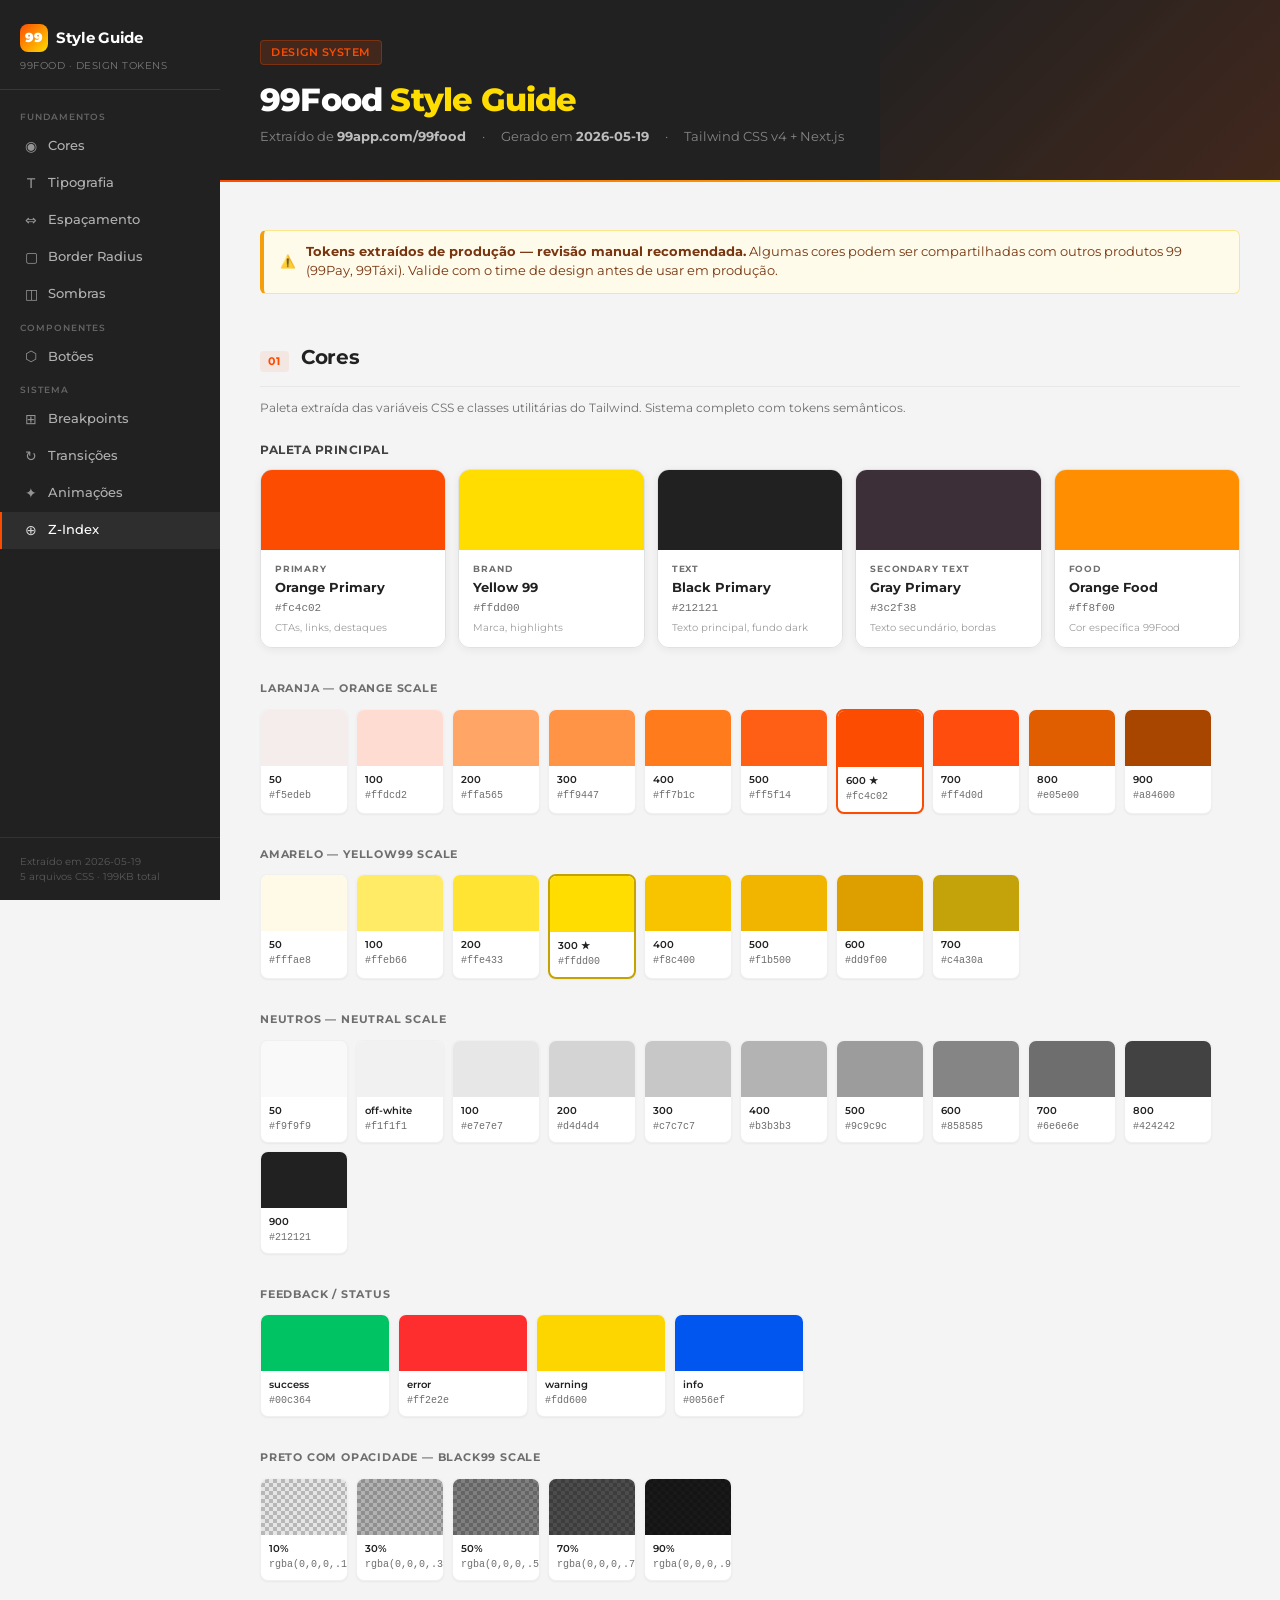
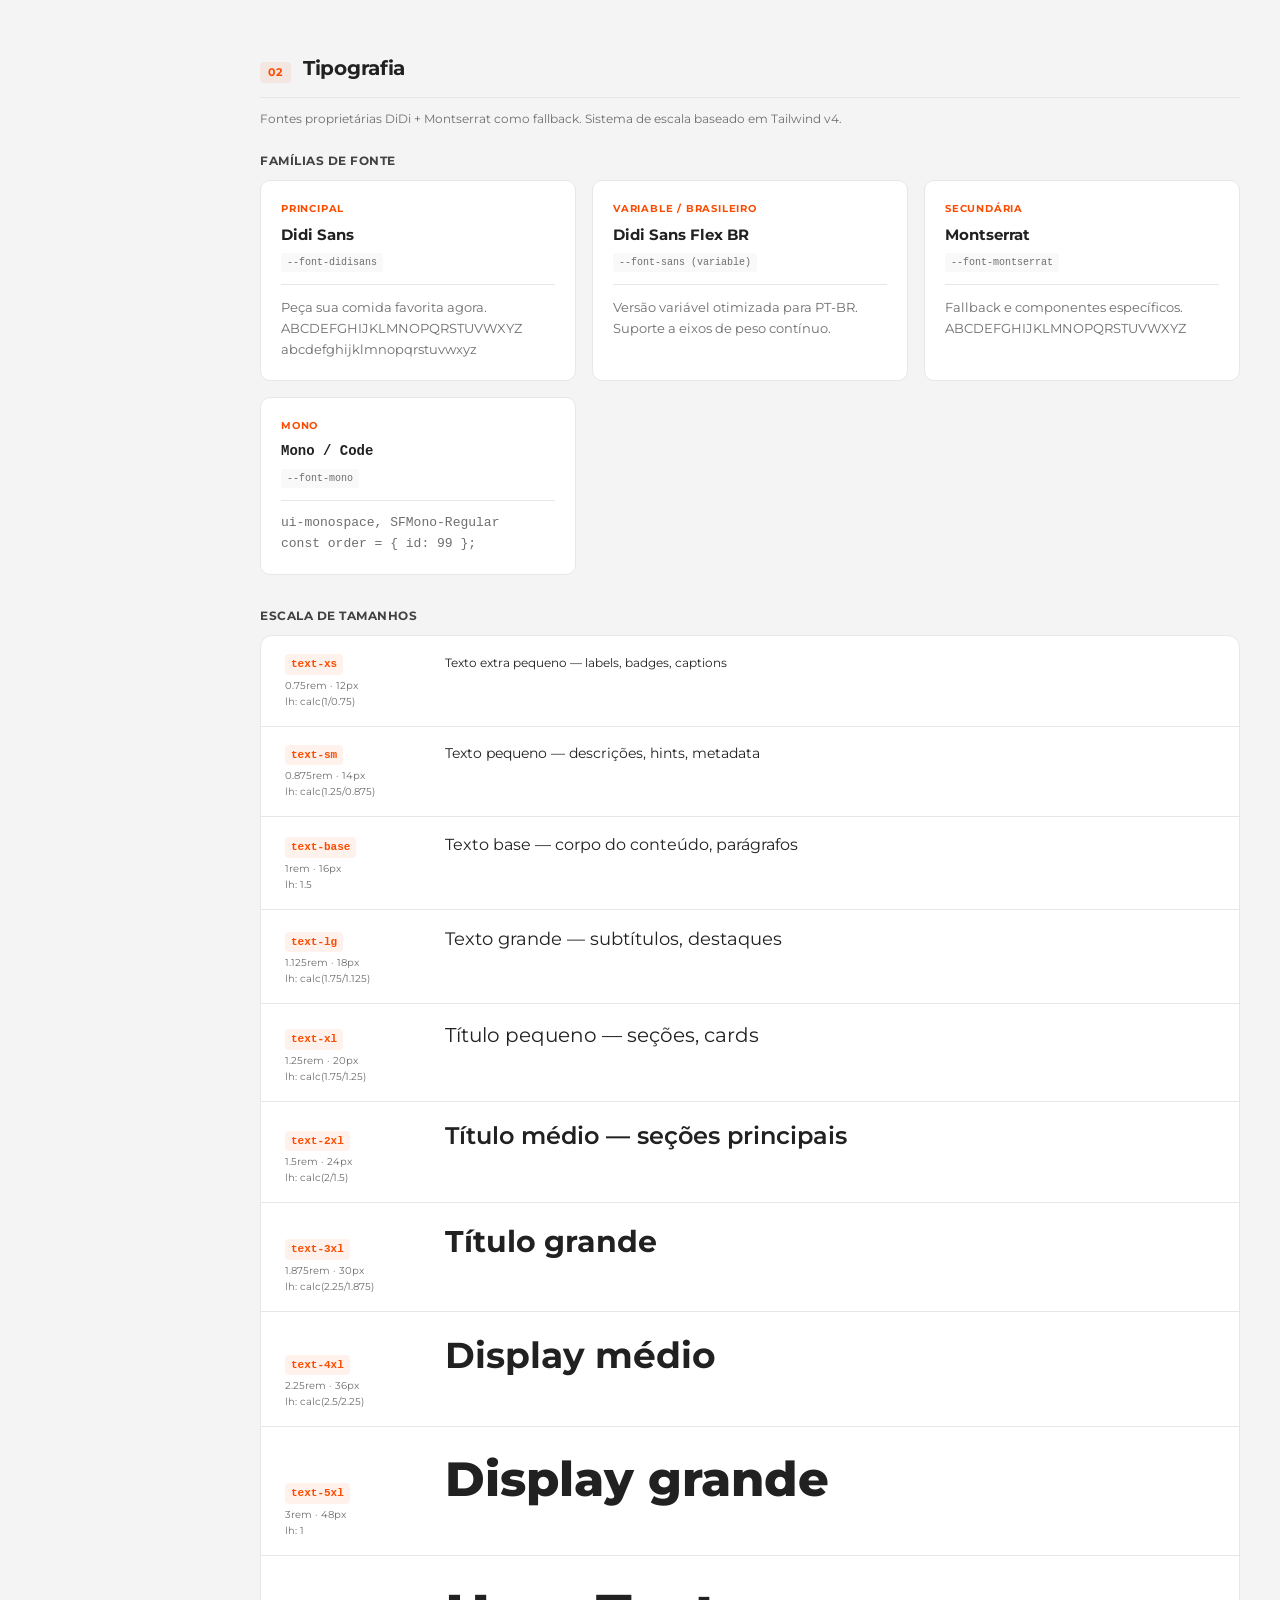
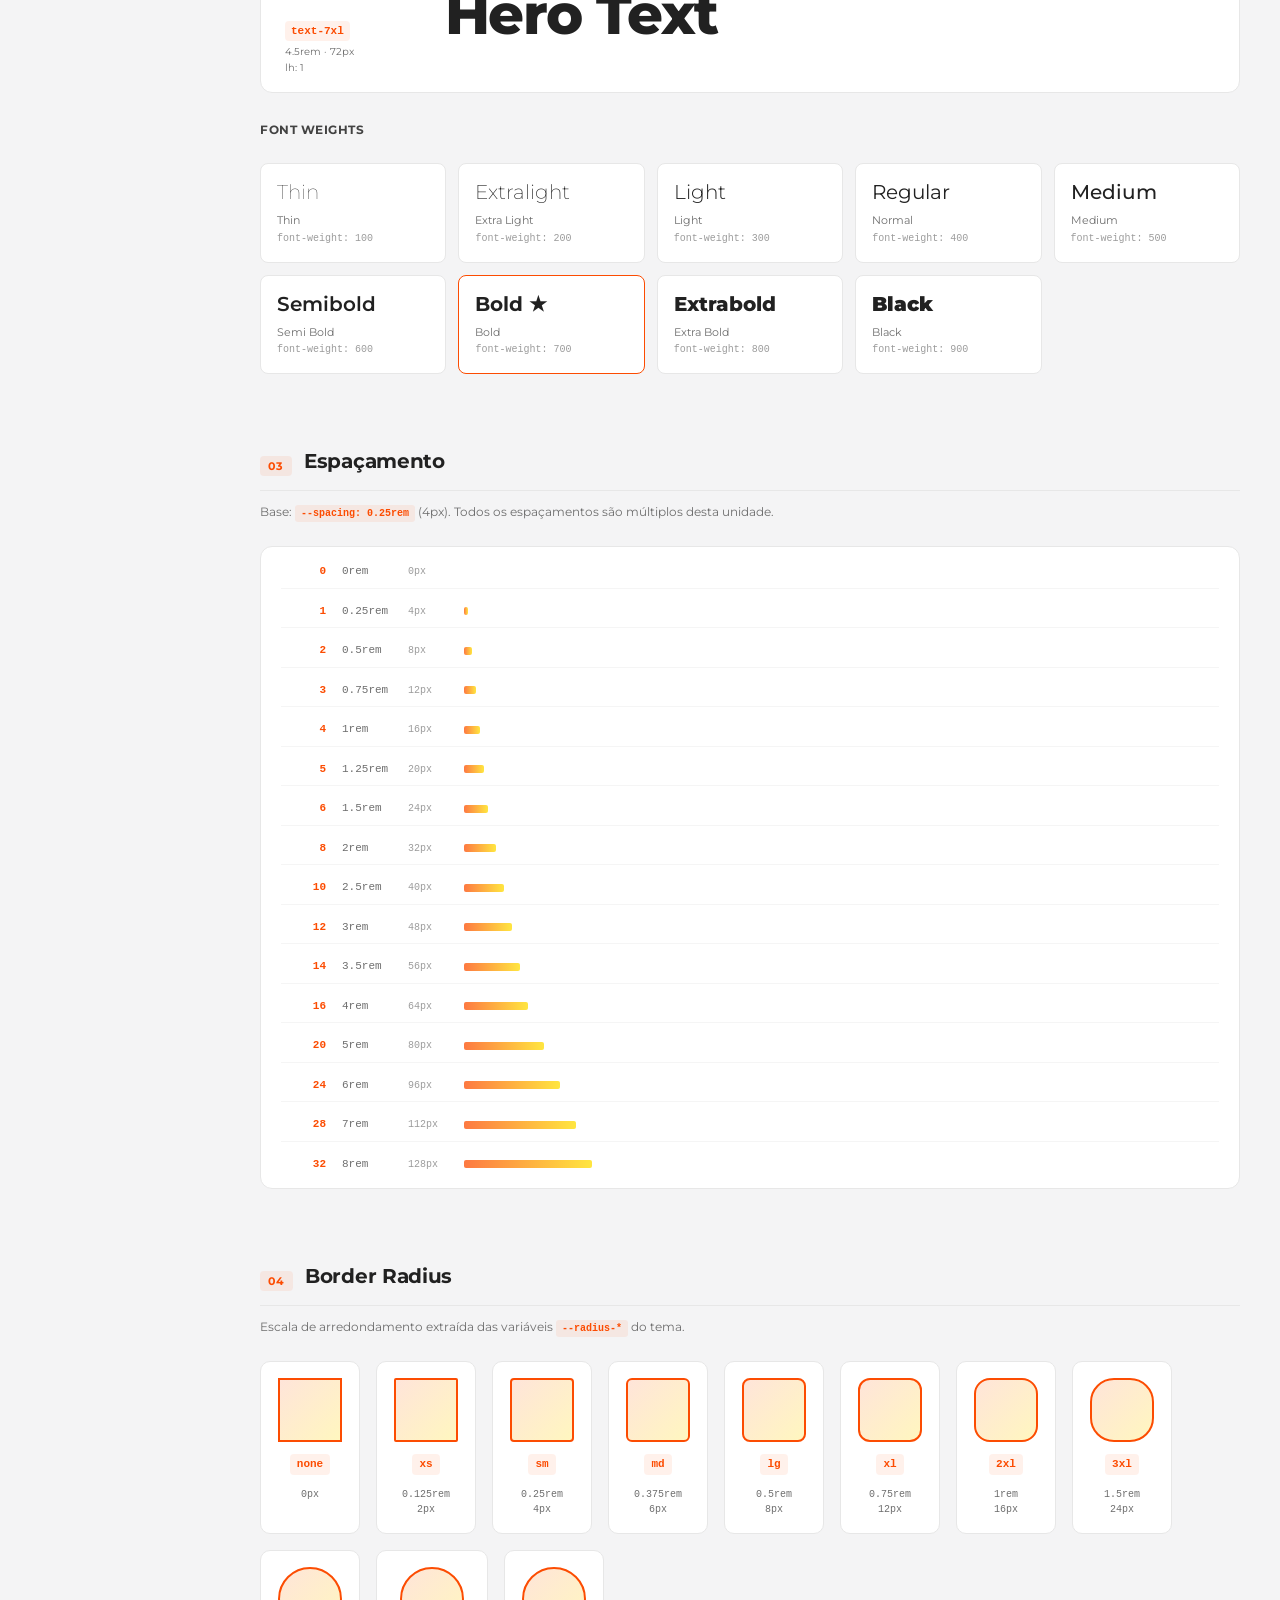
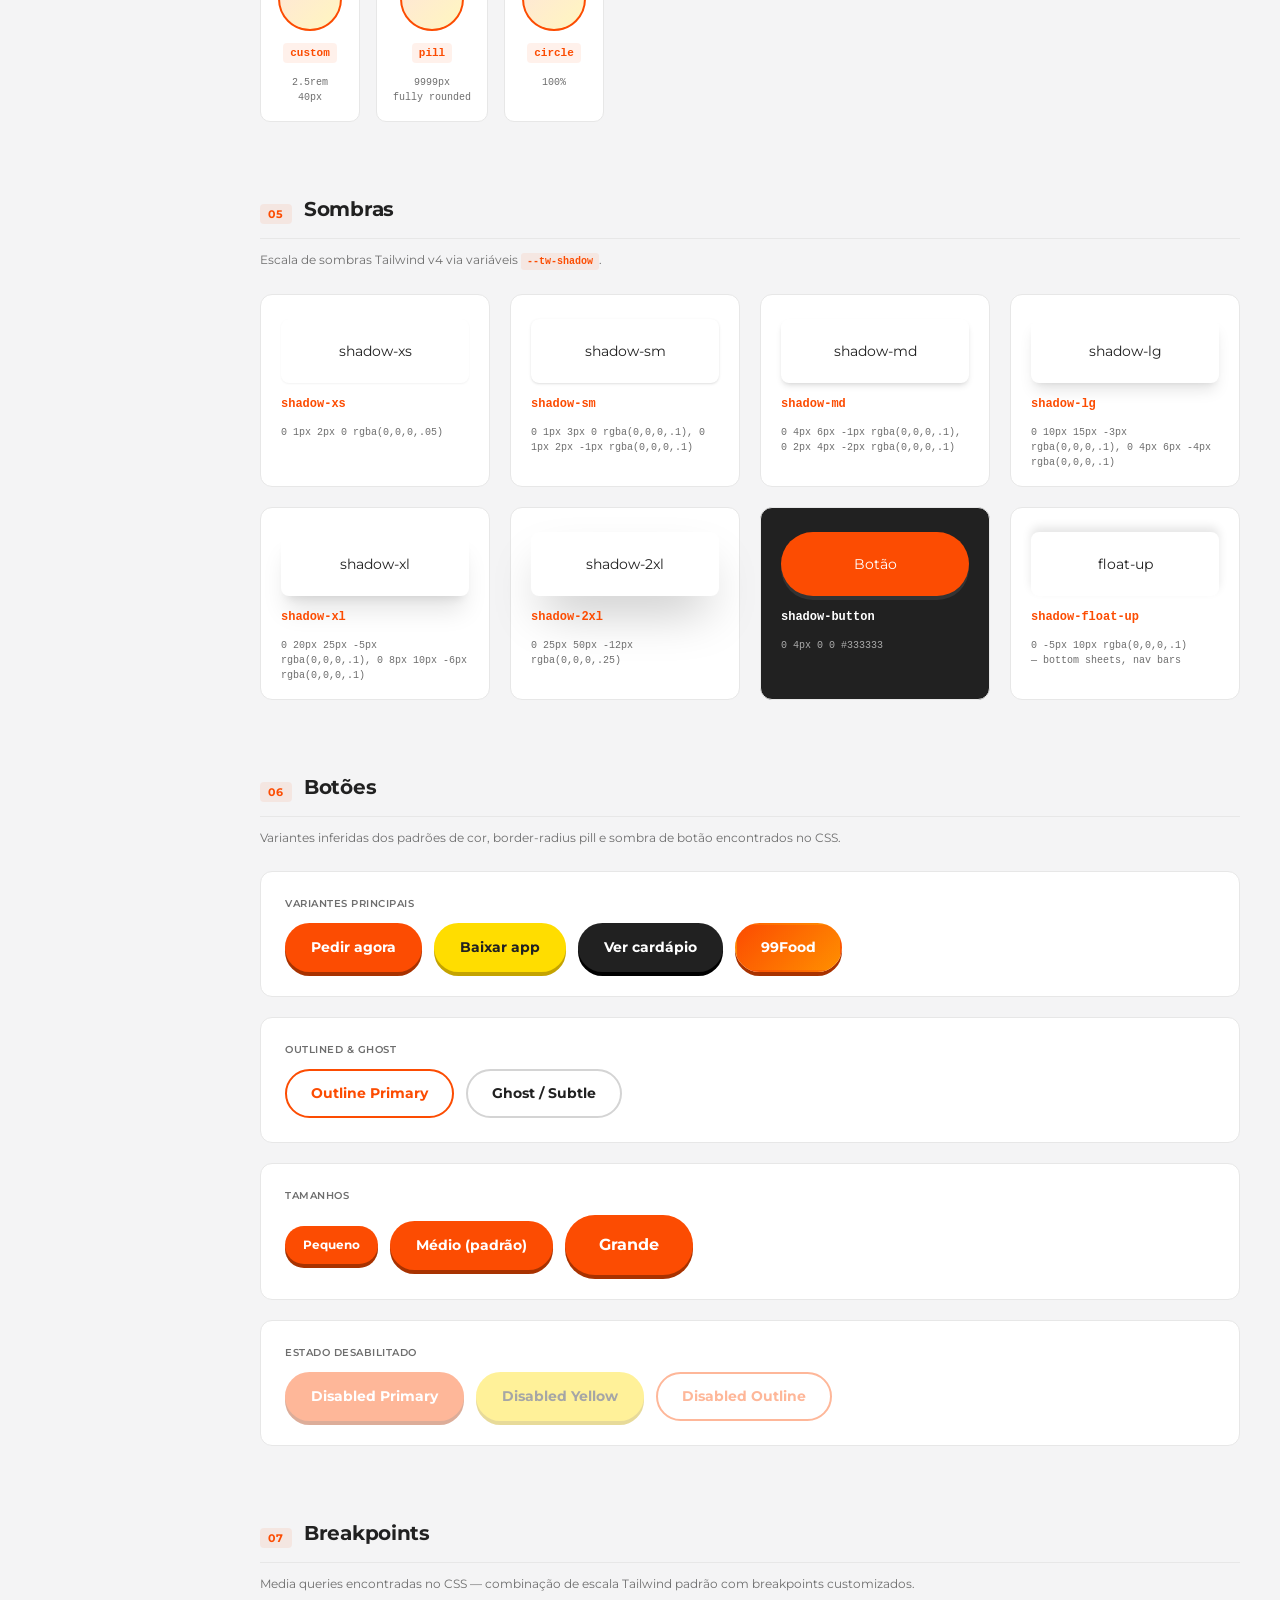
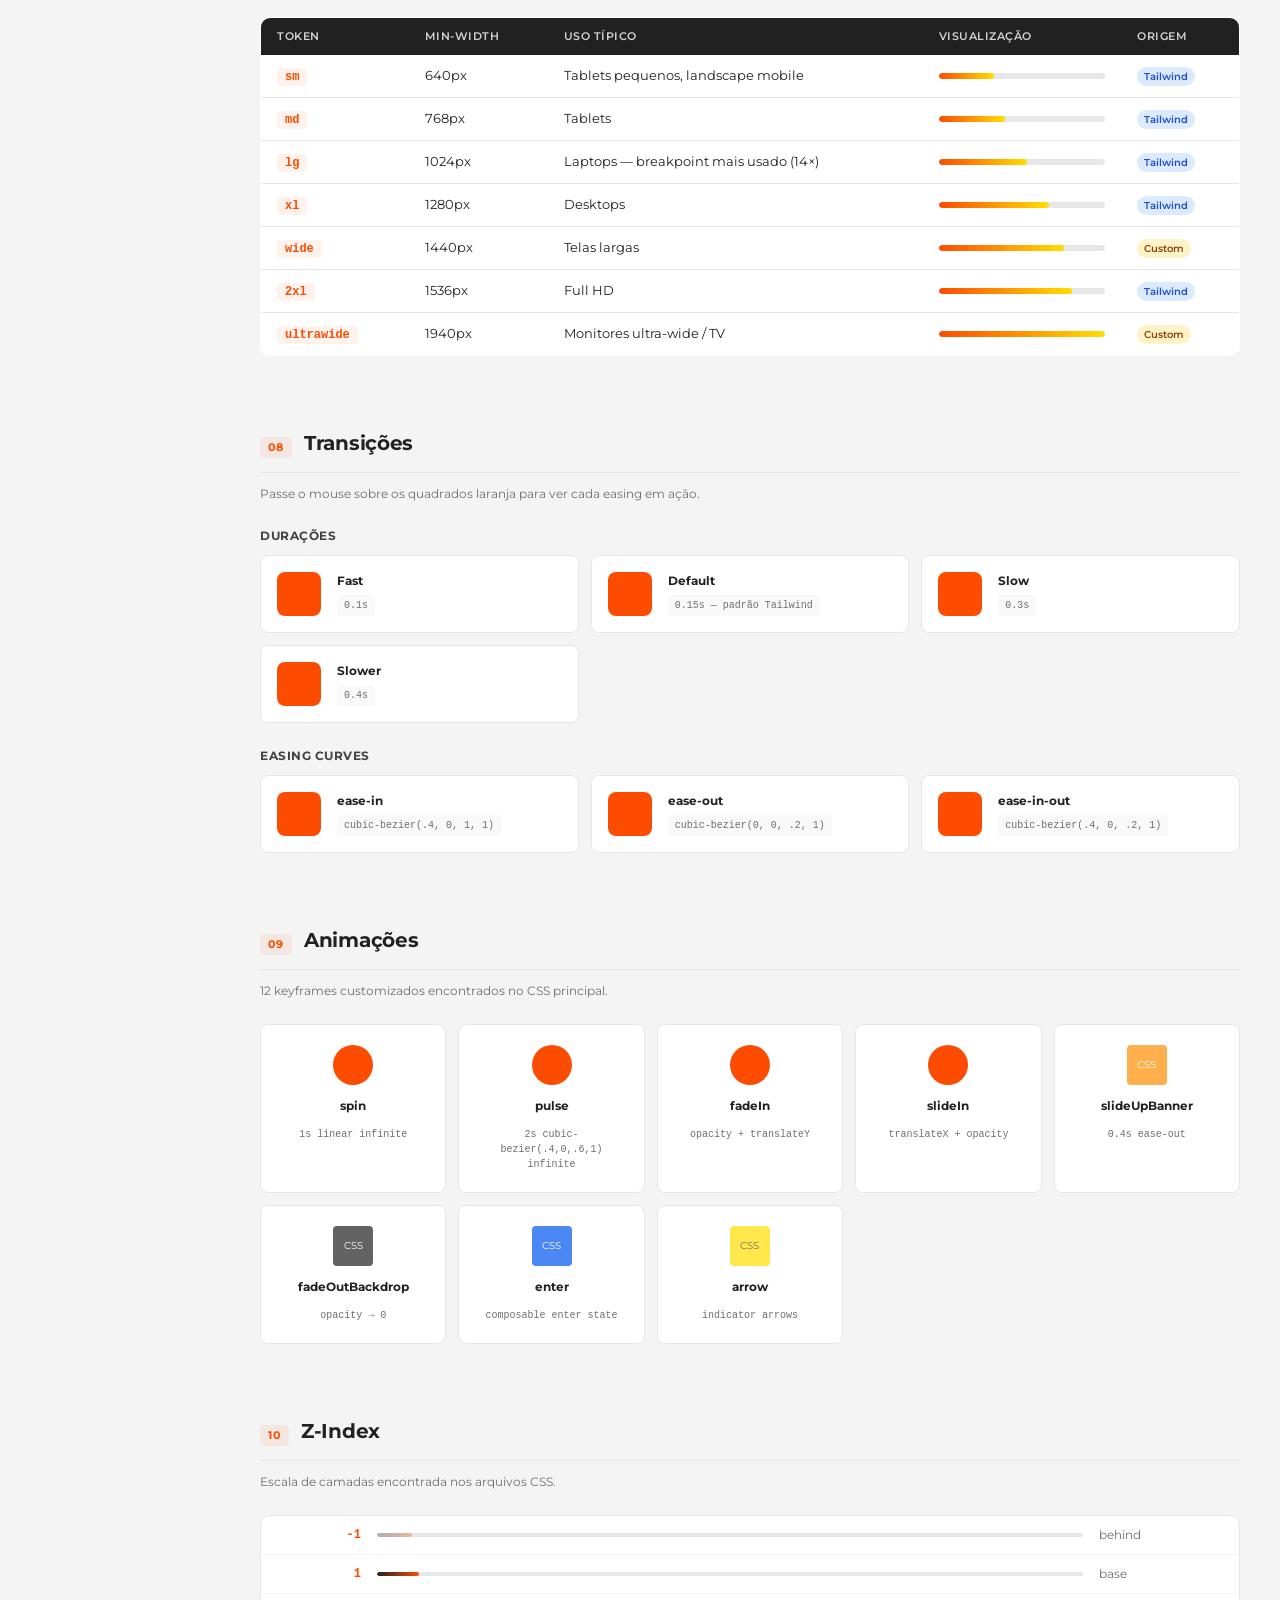
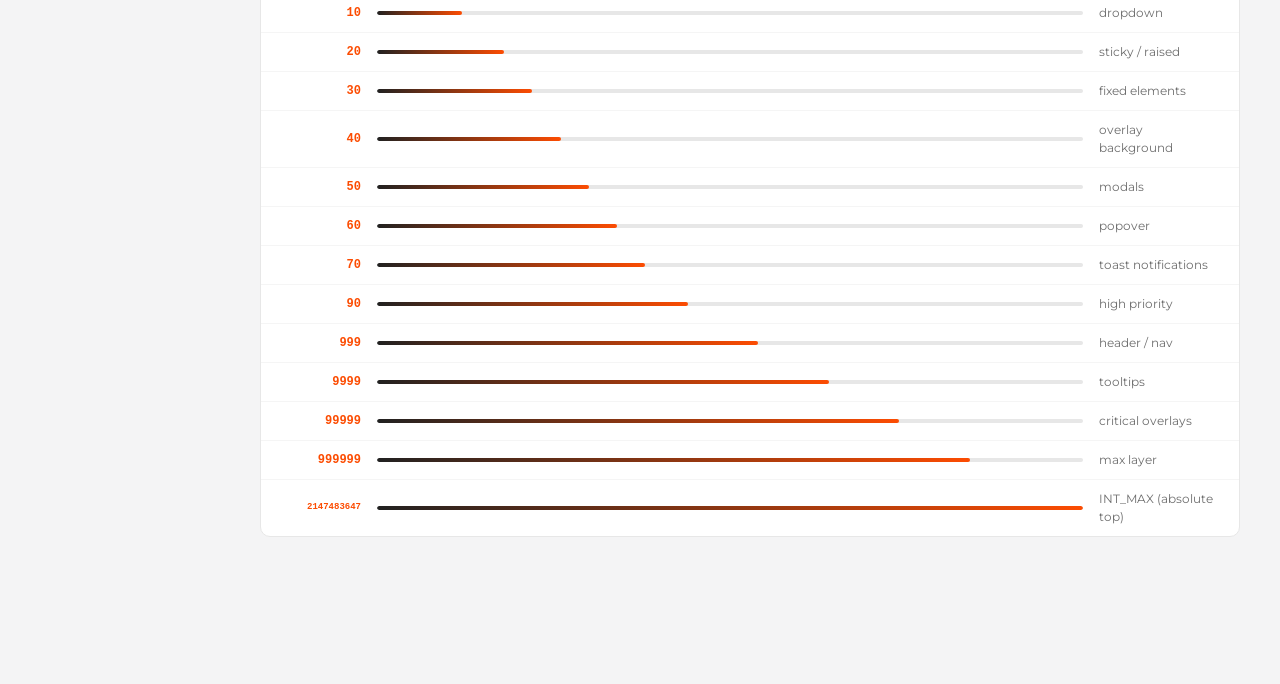
<file: 99food-styleguide.html>
<!DOCTYPE html>
<html lang="pt-BR">
<head>
<meta charset="UTF-8">
<meta name="viewport" content="width=device-width, initial-scale=1.0">
<title>99Food — Style Guide</title>
<style>
@import url('https://fonts.googleapis.com/css2?family=Montserrat:wght@300;400;500;600;700;800;900&display=swap');

/* ─── Reset & Base ─────────────────────────────────────────── */
*, *::before, *::after { box-sizing: border-box; margin: 0; padding: 0; }

:root {
  --orange-primary:   #fc4c02;
  --yellow-primary:   #ffdd00;
  --black-primary:    #212121;
  --gray-primary:     #3c2f38;
  --orange-food:      #ff8f00;
  --white:            #ffffff;
  --off-white:        #f9f9f9;
  --neutral-100:      #e7e7e7;
  --neutral-200:      #d4d4d4;
  --neutral-500:      #9c9c9c;
  --neutral-700:      #6e6e6e;
  --neutral-800:      #424242;

  --font-primary: 'Didi Sans', 'Montserrat', -apple-system, BlinkMacSystemFont, 'Segoe UI', sans-serif;
  --font-secondary: 'Montserrat', sans-serif;

  --sidebar-w: 220px;
  --content-max: 1100px;
}

html { scroll-behavior: smooth; }

body {
  font-family: var(--font-secondary);
  background: #f4f4f5;
  color: var(--black-primary);
  line-height: 1.5;
  font-size: 14px;
}

/* ─── Layout ──────────────────────────────────────────────── */
.layout {
  display: flex;
  min-height: 100vh;
}

/* ─── Sidebar ─────────────────────────────────────────────── */
.sidebar {
  width: var(--sidebar-w);
  background: var(--black-primary);
  color: #fff;
  position: sticky;
  top: 0;
  height: 100vh;
  overflow-y: auto;
  flex-shrink: 0;
  display: flex;
  flex-direction: column;
}

.sidebar-logo {
  padding: 24px 20px 16px;
  border-bottom: 1px solid rgba(255,255,255,0.1);
}

.sidebar-logo-badge {
  display: inline-flex;
  align-items: center;
  gap: 8px;
  font-weight: 700;
  font-size: 15px;
  letter-spacing: -0.3px;
}

.badge-dot {
  width: 28px;
  height: 28px;
  border-radius: 8px;
  background: linear-gradient(135deg, var(--orange-primary), var(--yellow-primary));
  display: inline-flex;
  align-items: center;
  justify-content: center;
  font-size: 13px;
  font-weight: 900;
  color: #fff;
  flex-shrink: 0;
}

.sidebar-subtitle {
  font-size: 10px;
  color: rgba(255,255,255,0.4);
  margin-top: 6px;
  letter-spacing: 0.5px;
  text-transform: uppercase;
}

.sidebar-nav {
  padding: 12px 0;
  flex: 1;
}

.nav-section {
  padding: 8px 20px 4px;
  font-size: 9px;
  letter-spacing: 1px;
  text-transform: uppercase;
  color: rgba(255,255,255,0.3);
  font-weight: 600;
}

.nav-link {
  display: flex;
  align-items: center;
  gap: 8px;
  padding: 8px 20px;
  color: rgba(255,255,255,0.65);
  text-decoration: none;
  font-size: 13px;
  font-weight: 500;
  transition: all 0.15s;
  border-left: 2px solid transparent;
}

.nav-link:hover {
  color: #fff;
  background: rgba(255,255,255,0.06);
  border-left-color: var(--orange-primary);
}

.nav-link .icon {
  font-size: 14px;
  width: 18px;
  text-align: center;
  opacity: 0.8;
}

.sidebar-footer {
  padding: 16px 20px;
  border-top: 1px solid rgba(255,255,255,0.08);
  font-size: 10px;
  color: rgba(255,255,255,0.25);
}

/* ─── Main Content ────────────────────────────────────────── */
.main {
  flex: 1;
  min-width: 0;
  padding: 0 40px 80px;
  max-width: var(--content-max);
}

/* ─── Header ──────────────────────────────────────────────── */
.page-header {
  background: var(--black-primary);
  margin: 0 -40px 48px;
  padding: 40px 40px 36px;
  position: relative;
  overflow: hidden;
}

.page-header::before {
  content: '';
  position: absolute;
  top: 0; right: 0; bottom: 0;
  width: 400px;
  background: linear-gradient(135deg, transparent, rgba(252,76,2,0.15));
}

.page-header::after {
  content: '';
  position: absolute;
  bottom: -1px; left: 0; right: 0;
  height: 3px;
  background: linear-gradient(to right, var(--orange-primary), var(--yellow-primary));
}

.header-tag {
  display: inline-block;
  background: rgba(252,76,2,0.15);
  color: var(--orange-primary);
  border: 1px solid rgba(252,76,2,0.3);
  padding: 3px 10px;
  border-radius: 4px;
  font-size: 11px;
  font-weight: 600;
  letter-spacing: 0.5px;
  text-transform: uppercase;
  margin-bottom: 16px;
}

.header-title {
  font-size: 32px;
  font-weight: 800;
  color: #fff;
  letter-spacing: -0.8px;
  line-height: 1.2;
  margin-bottom: 8px;
}

.header-title span {
  color: var(--yellow-primary);
}

.header-meta {
  color: rgba(255,255,255,0.45);
  font-size: 13px;
  display: flex;
  align-items: center;
  gap: 16px;
  flex-wrap: wrap;
}

.header-meta strong {
  color: rgba(255,255,255,0.7);
}

.warning-banner {
  background: #fffbeb;
  border: 1px solid #fde68a;
  border-left: 4px solid #f59e0b;
  border-radius: 6px;
  padding: 12px 16px;
  font-size: 12.5px;
  color: #78350f;
  margin-bottom: 48px;
  display: flex;
  align-items: center;
  gap: 10px;
}

/* ─── Section ─────────────────────────────────────────────── */
.section {
  margin-bottom: 72px;
  scroll-margin-top: 24px;
}

.section-header {
  display: flex;
  align-items: flex-end;
  gap: 12px;
  margin-bottom: 28px;
  padding-bottom: 14px;
  border-bottom: 1px solid var(--neutral-100);
}

.section-number {
  font-size: 11px;
  font-weight: 700;
  color: var(--orange-primary);
  letter-spacing: 1px;
  text-transform: uppercase;
  padding: 2px 8px;
  background: rgba(252,76,2,0.08);
  border-radius: 4px;
}

.section-title {
  font-size: 20px;
  font-weight: 700;
  color: var(--black-primary);
  letter-spacing: -0.3px;
}

.section-desc {
  font-size: 12px;
  color: var(--neutral-700);
  margin-bottom: 24px;
  margin-top: -16px;
}

/* ─── Color Tokens ────────────────────────────────────────── */
.color-group {
  margin-bottom: 32px;
}

.color-group-label {
  font-size: 11px;
  font-weight: 700;
  text-transform: uppercase;
  letter-spacing: 0.8px;
  color: var(--neutral-700);
  margin-bottom: 12px;
}

.color-row {
  display: flex;
  gap: 8px;
  flex-wrap: wrap;
}

.color-swatch {
  display: flex;
  flex-direction: column;
  width: 88px;
  border-radius: 8px;
  overflow: hidden;
  border: 1px solid rgba(0,0,0,0.06);
  background: #fff;
  box-shadow: 0 1px 2px rgba(0,0,0,0.05);
}

.color-swatch.wide {
  width: 130px;
}

.swatch-preview {
  height: 56px;
  width: 100%;
  position: relative;
}

.swatch-preview.checkered {
  background-image:
    linear-gradient(45deg, #ccc 25%, transparent 25%),
    linear-gradient(-45deg, #ccc 25%, transparent 25%),
    linear-gradient(45deg, transparent 75%, #ccc 75%),
    linear-gradient(-45deg, transparent 75%, #ccc 75%);
  background-size: 8px 8px;
  background-position: 0 0, 0 4px, 4px -4px, -4px 0px;
}

.swatch-preview .color-fill {
  position: absolute;
  inset: 0;
}

.swatch-info {
  padding: 7px 8px 8px;
}

.swatch-name {
  font-size: 10px;
  font-weight: 600;
  color: var(--black-primary);
  line-height: 1.3;
  word-break: break-word;
}

.swatch-hex {
  font-size: 10px;
  color: var(--neutral-700);
  margin-top: 2px;
  font-family: ui-monospace, monospace;
}

.color-featured {
  display: flex;
  gap: 12px;
  flex-wrap: wrap;
  margin-bottom: 32px;
}

.color-featured-card {
  flex: 1;
  min-width: 160px;
  max-width: 220px;
  border-radius: 12px;
  overflow: hidden;
  border: 1px solid rgba(0,0,0,0.08);
  box-shadow: 0 2px 8px rgba(0,0,0,0.06);
}

.featured-preview {
  height: 80px;
}

.featured-info {
  background: #fff;
  padding: 12px 14px;
}

.featured-role {
  font-size: 9px;
  font-weight: 700;
  letter-spacing: 0.8px;
  text-transform: uppercase;
  color: var(--neutral-700);
  margin-bottom: 3px;
}

.featured-name {
  font-size: 13px;
  font-weight: 700;
  color: var(--black-primary);
  margin-bottom: 2px;
}

.featured-hex {
  font-family: ui-monospace, monospace;
  font-size: 11px;
  color: var(--neutral-700);
}

.featured-usage {
  font-size: 10px;
  color: var(--neutral-500);
  margin-top: 4px;
}

/* ─── Typography ──────────────────────────────────────────── */
.type-scale {
  background: #fff;
  border-radius: 12px;
  border: 1px solid var(--neutral-100);
  overflow: hidden;
}

.type-row {
  display: flex;
  align-items: baseline;
  gap: 20px;
  padding: 16px 24px;
  border-bottom: 1px solid var(--neutral-100);
  transition: background 0.1s;
}

.type-row:last-child { border-bottom: none; }
.type-row:hover { background: #fafafa; }

.type-meta {
  width: 140px;
  flex-shrink: 0;
}

.type-token {
  font-family: ui-monospace, monospace;
  font-size: 11px;
  font-weight: 600;
  color: var(--orange-primary);
  background: rgba(252,76,2,0.08);
  padding: 2px 6px;
  border-radius: 4px;
  display: inline-block;
  margin-bottom: 3px;
}

.type-specs {
  font-size: 10px;
  color: var(--neutral-700);
  line-height: 1.6;
}

.type-sample {
  flex: 1;
  color: var(--black-primary);
  word-break: break-word;
  font-family: 'Didi Sans', 'Montserrat', sans-serif;
}

.weight-grid {
  display: grid;
  grid-template-columns: repeat(auto-fill, minmax(160px, 1fr));
  gap: 12px;
  margin-top: 24px;
}

.weight-card {
  background: #fff;
  border-radius: 8px;
  border: 1px solid var(--neutral-100);
  padding: 16px;
}

.weight-sample {
  font-size: 20px;
  color: var(--black-primary);
  font-family: var(--font-secondary);
  margin-bottom: 8px;
  line-height: 1.2;
}

.weight-label {
  font-size: 11px;
  color: var(--neutral-700);
}

.weight-value {
  font-family: ui-monospace, monospace;
  font-size: 10px;
  color: var(--neutral-500);
  margin-top: 2px;
}

.font-cards {
  display: grid;
  grid-template-columns: repeat(auto-fill, minmax(240px, 1fr));
  gap: 16px;
  margin-bottom: 32px;
}

.font-card {
  background: #fff;
  border-radius: 10px;
  border: 1px solid var(--neutral-100);
  padding: 20px;
}

.font-role {
  font-size: 10px;
  font-weight: 700;
  letter-spacing: 0.8px;
  text-transform: uppercase;
  color: var(--orange-primary);
  margin-bottom: 8px;
}

.font-name {
  font-size: 15px;
  font-weight: 700;
  color: var(--black-primary);
  margin-bottom: 4px;
}

.font-token {
  font-family: ui-monospace, monospace;
  font-size: 10px;
  color: var(--neutral-700);
  background: var(--off-white);
  padding: 2px 6px;
  border-radius: 3px;
  display: inline-block;
  margin-bottom: 12px;
}

.font-sample {
  font-size: 13px;
  color: var(--neutral-700);
  line-height: 1.6;
  border-top: 1px solid var(--neutral-100);
  padding-top: 12px;
}

/* ─── Spacing ─────────────────────────────────────────────── */
.spacing-grid {
  display: flex;
  flex-direction: column;
  gap: 6px;
  background: #fff;
  border-radius: 12px;
  border: 1px solid var(--neutral-100);
  padding: 8px 20px;
  overflow: hidden;
}

.spacing-row {
  display: flex;
  align-items: center;
  gap: 16px;
  padding: 8px 0;
  border-bottom: 1px solid #f5f5f5;
}

.spacing-row:last-child { border-bottom: none; }

.spacing-token {
  font-family: ui-monospace, monospace;
  font-size: 11px;
  color: var(--orange-primary);
  font-weight: 600;
  width: 45px;
  flex-shrink: 0;
  text-align: right;
}

.spacing-value {
  font-size: 11px;
  color: var(--neutral-700);
  width: 50px;
  flex-shrink: 0;
  font-family: ui-monospace, monospace;
}

.spacing-px {
  font-size: 10px;
  color: var(--neutral-500);
  width: 40px;
  flex-shrink: 0;
  font-family: ui-monospace, monospace;
}

.spacing-bar {
  height: 8px;
  background: linear-gradient(to right, var(--orange-primary), var(--yellow-primary));
  border-radius: 2px;
  opacity: 0.75;
  flex-shrink: 0;
}

/* ─── Border Radius ───────────────────────────────────────── */
.radius-grid {
  display: flex;
  gap: 16px;
  flex-wrap: wrap;
}

.radius-card {
  background: #fff;
  border: 1px solid var(--neutral-100);
  border-radius: 10px;
  padding: 16px;
  display: flex;
  flex-direction: column;
  align-items: center;
  gap: 12px;
  min-width: 100px;
}

.radius-preview {
  width: 64px;
  height: 64px;
  background: linear-gradient(135deg, rgba(252,76,2,0.15), rgba(255,221,0,0.25));
  border: 2px solid var(--orange-primary);
}

.radius-token {
  font-family: ui-monospace, monospace;
  font-size: 11px;
  font-weight: 600;
  color: var(--orange-primary);
  background: rgba(252,76,2,0.08);
  padding: 2px 7px;
  border-radius: 4px;
}

.radius-value {
  font-size: 10px;
  color: var(--neutral-700);
  font-family: ui-monospace, monospace;
  text-align: center;
}

/* ─── Shadows ─────────────────────────────────────────────── */
.shadow-grid {
  display: grid;
  grid-template-columns: repeat(auto-fill, minmax(200px, 1fr));
  gap: 20px;
}

.shadow-card {
  background: #fff;
  border-radius: 12px;
  border: 1px solid var(--neutral-100);
  padding: 24px 20px 16px;
  display: flex;
  flex-direction: column;
  gap: 12px;
}

.shadow-card-inner {
  background: #fff;
  border-radius: 8px;
  height: 64px;
  display: flex;
  align-items: center;
  justify-content: center;
}

.shadow-label {
  font-family: ui-monospace, monospace;
  font-size: 12px;
  font-weight: 600;
  color: var(--orange-primary);
}

.shadow-value {
  font-size: 10px;
  color: var(--neutral-700);
  font-family: ui-monospace, monospace;
  line-height: 1.5;
  word-break: break-word;
}

/* ─── Buttons ─────────────────────────────────────────────── */
.button-group {
  display: flex;
  flex-wrap: wrap;
  gap: 12px;
  align-items: center;
  padding: 24px;
  background: #fff;
  border-radius: 12px;
  border: 1px solid var(--neutral-100);
  margin-bottom: 20px;
}

.btn {
  display: inline-flex;
  align-items: center;
  gap: 8px;
  padding: 12px 24px;
  border-radius: 9999px;
  font-family: var(--font-secondary);
  font-size: 14px;
  font-weight: 700;
  border: 2px solid transparent;
  cursor: pointer;
  transition: all 0.15s;
  text-decoration: none;
  white-space: nowrap;
}

.btn-primary {
  background: var(--orange-primary);
  color: #fff;
  box-shadow: 0 4px 0 0 #a83200;
}

.btn-primary:hover {
  background: #e04300;
  transform: translateY(-1px);
  box-shadow: 0 5px 0 0 #a83200;
}

.btn-yellow {
  background: var(--yellow-primary);
  color: var(--black-primary);
  box-shadow: 0 4px 0 0 #c4a300;
}

.btn-yellow:hover {
  background: #edd700;
  transform: translateY(-1px);
}

.btn-black {
  background: var(--black-primary);
  color: #fff;
  box-shadow: 0 4px 0 0 #000;
}

.btn-black:hover {
  background: #333;
  transform: translateY(-1px);
}

.btn-outline {
  background: transparent;
  color: var(--orange-primary);
  border-color: var(--orange-primary);
}

.btn-outline:hover {
  background: rgba(252,76,2,0.06);
}

.btn-ghost {
  background: transparent;
  color: var(--black-primary);
  border-color: var(--neutral-200);
}

.btn-ghost:hover {
  background: var(--off-white);
  border-color: var(--neutral-400, #b3b3b3);
}

.btn-sm { padding: 8px 16px; font-size: 12px; }
.btn-lg { padding: 16px 32px; font-size: 16px; }

.btn-food {
  background: linear-gradient(135deg, var(--orange-primary), #ff8f00);
  color: #fff;
  box-shadow: 0 4px 0 0 #a83200;
}

.btn-disabled {
  opacity: 0.4;
  cursor: not-allowed;
  pointer-events: none;
}

.variant-label {
  font-size: 10px;
  font-weight: 600;
  color: var(--neutral-700);
  text-transform: uppercase;
  letter-spacing: 0.5px;
  flex-basis: 100%;
  margin-top: 8px;
}

.variant-label:first-child { margin-top: 0; }

/* ─── Breakpoints ─────────────────────────────────────────── */
.bp-table {
  width: 100%;
  border-collapse: collapse;
  background: #fff;
  border-radius: 10px;
  overflow: hidden;
  border: 1px solid var(--neutral-100);
  font-size: 13px;
}

.bp-table th {
  background: var(--black-primary);
  color: rgba(255,255,255,0.8);
  padding: 10px 16px;
  text-align: left;
  font-size: 11px;
  font-weight: 600;
  letter-spacing: 0.5px;
  text-transform: uppercase;
}

.bp-table td {
  padding: 11px 16px;
  border-bottom: 1px solid var(--neutral-100);
  vertical-align: middle;
}

.bp-table tr:last-child td { border-bottom: none; }
.bp-table tr:hover td { background: #fafafa; }

.bp-token {
  font-family: ui-monospace, monospace;
  font-size: 12px;
  font-weight: 700;
  color: var(--orange-primary);
  background: rgba(252,76,2,0.08);
  padding: 2px 8px;
  border-radius: 4px;
}

.bp-bar-wrap {
  background: var(--neutral-100);
  border-radius: 4px;
  height: 6px;
  overflow: hidden;
  min-width: 120px;
}

.bp-bar {
  height: 100%;
  background: linear-gradient(to right, var(--orange-primary), var(--yellow-primary));
  border-radius: 4px;
}

.bp-badge {
  display: inline-block;
  font-size: 10px;
  font-weight: 600;
  padding: 2px 7px;
  border-radius: 10px;
}

.bp-badge.tailwind { background: #dbeafe; color: #1d4ed8; }
.bp-badge.custom { background: #fef3c7; color: #92400e; }

/* ─── Transitions ─────────────────────────────────────────── */
.transition-grid {
  display: grid;
  grid-template-columns: repeat(auto-fill, minmax(280px, 1fr));
  gap: 12px;
}

.transition-card {
  background: #fff;
  border-radius: 8px;
  border: 1px solid var(--neutral-100);
  padding: 16px;
  display: flex;
  align-items: center;
  gap: 16px;
}

.transition-demo {
  width: 44px;
  height: 44px;
  background: var(--orange-primary);
  border-radius: 8px;
  flex-shrink: 0;
  cursor: pointer;
}

.transition-demo:hover {
  transform: scale(1.15) rotate(6deg);
}

.transition-info { flex: 1; }

.transition-name {
  font-size: 12px;
  font-weight: 700;
  color: var(--black-primary);
  margin-bottom: 2px;
}

.transition-value {
  font-family: ui-monospace, monospace;
  font-size: 10px;
  color: var(--neutral-700);
  background: var(--off-white);
  padding: 3px 7px;
  border-radius: 3px;
  display: inline-block;
  margin-top: 3px;
}

/* ─── Z-Index ─────────────────────────────────────────────── */
.zindex-list {
  background: #fff;
  border-radius: 10px;
  border: 1px solid var(--neutral-100);
  overflow: hidden;
}

.zindex-row {
  display: flex;
  align-items: center;
  gap: 16px;
  padding: 10px 20px;
  border-bottom: 1px solid #f5f5f5;
}

.zindex-row:last-child { border-bottom: none; }

.zindex-val {
  font-family: ui-monospace, monospace;
  font-size: 12px;
  font-weight: 700;
  color: var(--orange-primary);
  width: 80px;
  flex-shrink: 0;
  text-align: right;
}

.zindex-bar-wrap {
  background: var(--neutral-100);
  height: 4px;
  border-radius: 2px;
  flex: 1;
  overflow: hidden;
}

.zindex-bar {
  height: 100%;
  background: linear-gradient(to right, var(--black-primary), var(--orange-primary));
  border-radius: 2px;
}

.zindex-label {
  font-size: 12px;
  color: var(--neutral-700);
  width: 120px;
  flex-shrink: 0;
}

/* ─── Animations ──────────────────────────────────────────── */
.anim-grid {
  display: grid;
  grid-template-columns: repeat(auto-fill, minmax(180px, 1fr));
  gap: 12px;
}

.anim-card {
  background: #fff;
  border-radius: 8px;
  border: 1px solid var(--neutral-100);
  padding: 20px 16px;
  display: flex;
  flex-direction: column;
  align-items: center;
  gap: 12px;
  text-align: center;
}

.anim-dot {
  width: 40px;
  height: 40px;
  background: var(--orange-primary);
  border-radius: 50%;
}

.anim-dot.spin { animation: sg-spin 1s linear infinite; }
.anim-dot.pulse { animation: sg-pulse 2s cubic-bezier(.4,0,.6,1) infinite; }
.anim-dot.fade-in { animation: sg-fadeIn 1.5s ease-in-out infinite alternate; }
.anim-dot.slide-in { animation: sg-slideIn 1.5s ease-out infinite alternate; }

@keyframes sg-spin {
  from { transform: rotate(0deg); }
  to   { transform: rotate(360deg); }
}

@keyframes sg-pulse {
  0%, 100% { opacity: 1; }
  50%       { opacity: .4; }
}

@keyframes sg-fadeIn {
  from { opacity: 0; transform: translateY(8px); }
  to   { opacity: 1; transform: translateY(0); }
}

@keyframes sg-slideIn {
  from { transform: translateX(-16px); opacity: 0; }
  to   { transform: translateX(0); opacity: 1; }
}

.anim-name {
  font-size: 12px;
  font-weight: 700;
  color: var(--black-primary);
}

.anim-spec {
  font-size: 10px;
  color: var(--neutral-700);
  font-family: ui-monospace, monospace;
  word-break: break-word;
}

/* ─── Utils ───────────────────────────────────────────────── */
.token-pill {
  display: inline-block;
  font-family: ui-monospace, monospace;
  font-size: 10px;
  background: rgba(252,76,2,0.08);
  color: var(--orange-primary);
  padding: 1px 6px;
  border-radius: 3px;
  font-weight: 600;
}

.sub-label {
  font-size: 12px;
  font-weight: 700;
  color: var(--neutral-800);
  text-transform: uppercase;
  letter-spacing: 0.5px;
  margin: 20px 0 10px;
}

@media (max-width: 768px) {
  .layout { flex-direction: column; }
  .sidebar { width: 100%; height: auto; position: static; }
  .main { padding: 0 20px 60px; }
  .page-header { margin: 0 -20px 32px; padding: 32px 20px 28px; }
}
</style>
</head>
<body>
<div class="layout">

<!-- ─── Sidebar ───────────────────────────────────────────── -->
<aside class="sidebar">
  <div class="sidebar-logo">
    <div class="sidebar-logo-badge">
      <div class="badge-dot">99</div>
      Style Guide
    </div>
    <div class="sidebar-subtitle">99Food · Design Tokens</div>
  </div>
  <nav class="sidebar-nav">
    <div class="nav-section">Fundamentos</div>
    <a href="#colors" class="nav-link"><span class="icon">◉</span> Cores</a>
    <a href="#typography" class="nav-link"><span class="icon">T</span> Tipografia</a>
    <a href="#spacing" class="nav-link"><span class="icon">⇔</span> Espaçamento</a>
    <a href="#radius" class="nav-link"><span class="icon">▢</span> Border Radius</a>
    <a href="#shadows" class="nav-link"><span class="icon">◫</span> Sombras</a>
    <div class="nav-section">Componentes</div>
    <a href="#buttons" class="nav-link"><span class="icon">⬡</span> Botões</a>
    <div class="nav-section">Sistema</div>
    <a href="#breakpoints" class="nav-link"><span class="icon">⊞</span> Breakpoints</a>
    <a href="#transitions" class="nav-link"><span class="icon">↻</span> Transições</a>
    <a href="#animations" class="nav-link"><span class="icon">✦</span> Animações</a>
    <a href="#zindex" class="nav-link"><span class="icon">⊕</span> Z-Index</a>
  </nav>
  <div class="sidebar-footer">
    Extraído em 2026-05-19<br>
    5 arquivos CSS · 199KB total
  </div>
</aside>

<!-- ─── Main ──────────────────────────────────────────────── -->
<main class="main">

  <!-- Header -->
  <header class="page-header">
    <div class="header-tag">Design System</div>
    <h1 class="header-title">99Food <span>Style Guide</span></h1>
    <div class="header-meta">
      <span>Extraído de <strong>99app.com/99food</strong></span>
      <span>·</span>
      <span>Gerado em <strong>2026-05-19</strong></span>
      <span>·</span>
      <span>Tailwind CSS v4 + Next.js</span>
    </div>
  </header>

  <div class="warning-banner">
    ⚠️ <span><strong>Tokens extraídos de produção — revisão manual recomendada.</strong> Algumas cores podem ser compartilhadas com outros produtos 99 (99Pay, 99Táxi). Valide com o time de design antes de usar em produção.</span>
  </div>

  <!-- ─── 1. Colors ────────────────────────────────────────── -->
  <section id="colors" class="section">
    <div class="section-header">
      <span class="section-number">01</span>
      <h2 class="section-title">Cores</h2>
    </div>
    <p class="section-desc">Paleta extraída das variáveis CSS e classes utilitárias do Tailwind. Sistema completo com tokens semânticos.</p>

    <!-- Featured / Brand -->
    <div class="sub-label">Paleta Principal</div>
    <div class="color-featured">
      <div class="color-featured-card">
        <div class="featured-preview" style="background:#fc4c02;"></div>
        <div class="featured-info">
          <div class="featured-role">Primary</div>
          <div class="featured-name">Orange Primary</div>
          <div class="featured-hex">#fc4c02</div>
          <div class="featured-usage">CTAs, links, destaques</div>
        </div>
      </div>
      <div class="color-featured-card">
        <div class="featured-preview" style="background:#ffdd00;"></div>
        <div class="featured-info">
          <div class="featured-role">Brand</div>
          <div class="featured-name">Yellow 99</div>
          <div class="featured-hex">#ffdd00</div>
          <div class="featured-usage">Marca, highlights</div>
        </div>
      </div>
      <div class="color-featured-card">
        <div class="featured-preview" style="background:#212121;"></div>
        <div class="featured-info">
          <div class="featured-role">Text</div>
          <div class="featured-name">Black Primary</div>
          <div class="featured-hex">#212121</div>
          <div class="featured-usage">Texto principal, fundo dark</div>
        </div>
      </div>
      <div class="color-featured-card">
        <div class="featured-preview" style="background:#3c2f38;"></div>
        <div class="featured-info">
          <div class="featured-role">Secondary Text</div>
          <div class="featured-name">Gray Primary</div>
          <div class="featured-hex">#3c2f38</div>
          <div class="featured-usage">Texto secundário, bordas</div>
        </div>
      </div>
      <div class="color-featured-card">
        <div class="featured-preview" style="background:#ff8f00;"></div>
        <div class="featured-info">
          <div class="featured-role">Food</div>
          <div class="featured-name">Orange Food</div>
          <div class="featured-hex">#ff8f00</div>
          <div class="featured-usage">Cor específica 99Food</div>
        </div>
      </div>
    </div>

    <!-- Orange Scale -->
    <div class="color-group">
      <div class="color-group-label">Laranja — Orange Scale</div>
      <div class="color-row">
        <div class="color-swatch"><div class="swatch-preview"><div class="color-fill" style="background:#f5edeb;"></div></div><div class="swatch-info"><div class="swatch-name">50</div><div class="swatch-hex">#f5edeb</div></div></div>
        <div class="color-swatch"><div class="swatch-preview"><div class="color-fill" style="background:#ffdcd2;"></div></div><div class="swatch-info"><div class="swatch-name">100</div><div class="swatch-hex">#ffdcd2</div></div></div>
        <div class="color-swatch"><div class="swatch-preview"><div class="color-fill" style="background:#ffa565;"></div></div><div class="swatch-info"><div class="swatch-name">200</div><div class="swatch-hex">#ffa565</div></div></div>
        <div class="color-swatch"><div class="swatch-preview"><div class="color-fill" style="background:#ff9447;"></div></div><div class="swatch-info"><div class="swatch-name">300</div><div class="swatch-hex">#ff9447</div></div></div>
        <div class="color-swatch"><div class="swatch-preview"><div class="color-fill" style="background:#ff7b1c;"></div></div><div class="swatch-info"><div class="swatch-name">400</div><div class="swatch-hex">#ff7b1c</div></div></div>
        <div class="color-swatch"><div class="swatch-preview"><div class="color-fill" style="background:#ff5f14;"></div></div><div class="swatch-info"><div class="swatch-name">500</div><div class="swatch-hex">#ff5f14</div></div></div>
        <div class="color-swatch" style="border:2px solid #fc4c02;"><div class="swatch-preview"><div class="color-fill" style="background:#fc4c02;"></div></div><div class="swatch-info"><div class="swatch-name">600 ★</div><div class="swatch-hex">#fc4c02</div></div></div>
        <div class="color-swatch"><div class="swatch-preview"><div class="color-fill" style="background:#ff4d0d;"></div></div><div class="swatch-info"><div class="swatch-name">700</div><div class="swatch-hex">#ff4d0d</div></div></div>
        <div class="color-swatch"><div class="swatch-preview"><div class="color-fill" style="background:#e05e00;"></div></div><div class="swatch-info"><div class="swatch-name">800</div><div class="swatch-hex">#e05e00</div></div></div>
        <div class="color-swatch"><div class="swatch-preview"><div class="color-fill" style="background:#a84600;"></div></div><div class="swatch-info"><div class="swatch-name">900</div><div class="swatch-hex">#a84600</div></div></div>
      </div>
    </div>

    <!-- Yellow Scale -->
    <div class="color-group">
      <div class="color-group-label">Amarelo — Yellow99 Scale</div>
      <div class="color-row">
        <div class="color-swatch"><div class="swatch-preview"><div class="color-fill" style="background:#fffae8;"></div></div><div class="swatch-info"><div class="swatch-name">50</div><div class="swatch-hex">#fffae8</div></div></div>
        <div class="color-swatch"><div class="swatch-preview"><div class="color-fill" style="background:#ffeb66;"></div></div><div class="swatch-info"><div class="swatch-name">100</div><div class="swatch-hex">#ffeb66</div></div></div>
        <div class="color-swatch"><div class="swatch-preview"><div class="color-fill" style="background:#ffe433;"></div></div><div class="swatch-info"><div class="swatch-name">200</div><div class="swatch-hex">#ffe433</div></div></div>
        <div class="color-swatch" style="border:2px solid #c4a300;"><div class="swatch-preview"><div class="color-fill" style="background:#ffdd00;"></div></div><div class="swatch-info"><div class="swatch-name">300 ★</div><div class="swatch-hex">#ffdd00</div></div></div>
        <div class="color-swatch"><div class="swatch-preview"><div class="color-fill" style="background:#f8c400;"></div></div><div class="swatch-info"><div class="swatch-name">400</div><div class="swatch-hex">#f8c400</div></div></div>
        <div class="color-swatch"><div class="swatch-preview"><div class="color-fill" style="background:#f1b500;"></div></div><div class="swatch-info"><div class="swatch-name">500</div><div class="swatch-hex">#f1b500</div></div></div>
        <div class="color-swatch"><div class="swatch-preview"><div class="color-fill" style="background:#dd9f00;"></div></div><div class="swatch-info"><div class="swatch-name">600</div><div class="swatch-hex">#dd9f00</div></div></div>
        <div class="color-swatch"><div class="swatch-preview"><div class="color-fill" style="background:#c4a30a;"></div></div><div class="swatch-info"><div class="swatch-name">700</div><div class="swatch-hex">#c4a30a</div></div></div>
      </div>
    </div>

    <!-- Neutral -->
    <div class="color-group">
      <div class="color-group-label">Neutros — Neutral Scale</div>
      <div class="color-row">
        <div class="color-swatch"><div class="swatch-preview"><div class="color-fill" style="background:#f9f9f9;"></div></div><div class="swatch-info"><div class="swatch-name">50</div><div class="swatch-hex">#f9f9f9</div></div></div>
        <div class="color-swatch"><div class="swatch-preview"><div class="color-fill" style="background:#f1f1f1;"></div></div><div class="swatch-info"><div class="swatch-name">off-white</div><div class="swatch-hex">#f1f1f1</div></div></div>
        <div class="color-swatch"><div class="swatch-preview"><div class="color-fill" style="background:#e7e7e7;"></div></div><div class="swatch-info"><div class="swatch-name">100</div><div class="swatch-hex">#e7e7e7</div></div></div>
        <div class="color-swatch"><div class="swatch-preview"><div class="color-fill" style="background:#d4d4d4;"></div></div><div class="swatch-info"><div class="swatch-name">200</div><div class="swatch-hex">#d4d4d4</div></div></div>
        <div class="color-swatch"><div class="swatch-preview"><div class="color-fill" style="background:#c7c7c7;"></div></div><div class="swatch-info"><div class="swatch-name">300</div><div class="swatch-hex">#c7c7c7</div></div></div>
        <div class="color-swatch"><div class="swatch-preview"><div class="color-fill" style="background:#b3b3b3;"></div></div><div class="swatch-info"><div class="swatch-name">400</div><div class="swatch-hex">#b3b3b3</div></div></div>
        <div class="color-swatch"><div class="swatch-preview"><div class="color-fill" style="background:#9c9c9c;"></div></div><div class="swatch-info"><div class="swatch-name">500</div><div class="swatch-hex">#9c9c9c</div></div></div>
        <div class="color-swatch"><div class="swatch-preview"><div class="color-fill" style="background:#858585;"></div></div><div class="swatch-info"><div class="swatch-name">600</div><div class="swatch-hex">#858585</div></div></div>
        <div class="color-swatch"><div class="swatch-preview"><div class="color-fill" style="background:#6e6e6e;"></div></div><div class="swatch-info"><div class="swatch-name">700</div><div class="swatch-hex">#6e6e6e</div></div></div>
        <div class="color-swatch"><div class="swatch-preview"><div class="color-fill" style="background:#424242;"></div></div><div class="swatch-info"><div class="swatch-name">800</div><div class="swatch-hex">#424242</div></div></div>
        <div class="color-swatch"><div class="swatch-preview"><div class="color-fill" style="background:#212121;"></div></div><div class="swatch-info"><div class="swatch-name">900</div><div class="swatch-hex">#212121</div></div></div>
      </div>
    </div>

    <!-- Feedback -->
    <div class="color-group">
      <div class="color-group-label">Feedback / Status</div>
      <div class="color-row">
        <div class="color-swatch wide"><div class="swatch-preview"><div class="color-fill" style="background:#00c364;"></div></div><div class="swatch-info"><div class="swatch-name">success</div><div class="swatch-hex">#00c364</div></div></div>
        <div class="color-swatch wide"><div class="swatch-preview"><div class="color-fill" style="background:#ff2e2e;"></div></div><div class="swatch-info"><div class="swatch-name">error</div><div class="swatch-hex">#ff2e2e</div></div></div>
        <div class="color-swatch wide"><div class="swatch-preview"><div class="color-fill" style="background:#fdd600;"></div></div><div class="swatch-info"><div class="swatch-name">warning</div><div class="swatch-hex">#fdd600</div></div></div>
        <div class="color-swatch wide"><div class="swatch-preview"><div class="color-fill" style="background:#0056ef;"></div></div><div class="swatch-info"><div class="swatch-name">info</div><div class="swatch-hex">#0056ef</div></div></div>
      </div>
    </div>

    <!-- Black/White opacity -->
    <div class="color-group">
      <div class="color-group-label">Preto com opacidade — Black99 Scale</div>
      <div class="color-row">
        <div class="color-swatch"><div class="swatch-preview checkered"><div class="color-fill" style="background:#0000001a;"></div></div><div class="swatch-info"><div class="swatch-name">10%</div><div class="swatch-hex">rgba(0,0,0,.1)</div></div></div>
        <div class="color-swatch"><div class="swatch-preview checkered"><div class="color-fill" style="background:#0000004d;"></div></div><div class="swatch-info"><div class="swatch-name">30%</div><div class="swatch-hex">rgba(0,0,0,.3)</div></div></div>
        <div class="color-swatch"><div class="swatch-preview checkered"><div class="color-fill" style="background:#00000080;"></div></div><div class="swatch-info"><div class="swatch-name">50%</div><div class="swatch-hex">rgba(0,0,0,.5)</div></div></div>
        <div class="color-swatch"><div class="swatch-preview checkered"><div class="color-fill" style="background:#000000b3;"></div></div><div class="swatch-info"><div class="swatch-name">70%</div><div class="swatch-hex">rgba(0,0,0,.7)</div></div></div>
        <div class="color-swatch"><div class="swatch-preview checkered"><div class="color-fill" style="background:#000000e6;"></div></div><div class="swatch-info"><div class="swatch-name">90%</div><div class="swatch-hex">rgba(0,0,0,.9)</div></div></div>
      </div>
    </div>
  </section>

  <!-- ─── 2. Typography ────────────────────────────────────── -->
  <section id="typography" class="section">
    <div class="section-header">
      <span class="section-number">02</span>
      <h2 class="section-title">Tipografia</h2>
    </div>
    <p class="section-desc">Fontes proprietárias DiDi + Montserrat como fallback. Sistema de escala baseado em Tailwind v4.</p>

    <!-- Font Families -->
    <div class="sub-label">Famílias de Fonte</div>
    <div class="font-cards">
      <div class="font-card">
        <div class="font-role">Principal</div>
        <div class="font-name" style="font-family:'Montserrat',sans-serif;font-weight:700;">Didi Sans</div>
        <code class="font-token">--font-didisans</code>
        <div class="font-sample" style="font-family:'Montserrat',sans-serif;">
          Peça sua comida favorita agora.<br>
          ABCDEFGHIJKLMNOPQRSTUVWXYZ<br>
          abcdefghijklmnopqrstuvwxyz
        </div>
      </div>
      <div class="font-card">
        <div class="font-role">Variable / Brasileiro</div>
        <div class="font-name" style="font-family:'Montserrat',sans-serif;font-weight:700;">Didi Sans Flex BR</div>
        <code class="font-token">--font-sans (variable)</code>
        <div class="font-sample" style="font-family:'Montserrat',sans-serif;">
          Versão variável otimizada para PT-BR.<br>
          Suporte a eixos de peso contínuo.
        </div>
      </div>
      <div class="font-card">
        <div class="font-role">Secundária</div>
        <div class="font-name" style="font-family:'Montserrat',sans-serif;font-weight:700;">Montserrat</div>
        <code class="font-token">--font-montserrat</code>
        <div class="font-sample" style="font-family:'Montserrat',sans-serif;">
          Fallback e componentes específicos.<br>
          ABCDEFGHIJKLMNOPQRSTUVWXYZ
        </div>
      </div>
      <div class="font-card">
        <div class="font-role">Mono</div>
        <div class="font-name" style="font-family:ui-monospace,monospace;font-weight:700;font-size:14px;">Mono / Code</div>
        <code class="font-token">--font-mono</code>
        <div class="font-sample" style="font-family:ui-monospace,monospace;">
          ui-monospace, SFMono-Regular<br>
          const order = { id: 99 };
        </div>
      </div>
    </div>

    <!-- Type Scale -->
    <div class="sub-label">Escala de Tamanhos</div>
    <div class="type-scale">
      <div class="type-row">
        <div class="type-meta"><code class="type-token">text-xs</code><div class="type-specs">0.75rem · 12px<br>lh: calc(1/0.75)</div></div>
        <div class="type-sample" style="font-size:0.75rem;">Texto extra pequeno — labels, badges, captions</div>
      </div>
      <div class="type-row">
        <div class="type-meta"><code class="type-token">text-sm</code><div class="type-specs">0.875rem · 14px<br>lh: calc(1.25/0.875)</div></div>
        <div class="type-sample" style="font-size:0.875rem;">Texto pequeno — descrições, hints, metadata</div>
      </div>
      <div class="type-row">
        <div class="type-meta"><code class="type-token">text-base</code><div class="type-specs">1rem · 16px<br>lh: 1.5</div></div>
        <div class="type-sample" style="font-size:1rem;">Texto base — corpo do conteúdo, parágrafos</div>
      </div>
      <div class="type-row">
        <div class="type-meta"><code class="type-token">text-lg</code><div class="type-specs">1.125rem · 18px<br>lh: calc(1.75/1.125)</div></div>
        <div class="type-sample" style="font-size:1.125rem;">Texto grande — subtítulos, destaques</div>
      </div>
      <div class="type-row">
        <div class="type-meta"><code class="type-token">text-xl</code><div class="type-specs">1.25rem · 20px<br>lh: calc(1.75/1.25)</div></div>
        <div class="type-sample" style="font-size:1.25rem;">Título pequeno — seções, cards</div>
      </div>
      <div class="type-row">
        <div class="type-meta"><code class="type-token">text-2xl</code><div class="type-specs">1.5rem · 24px<br>lh: calc(2/1.5)</div></div>
        <div class="type-sample" style="font-size:1.5rem;font-weight:600;">Título médio — seções principais</div>
      </div>
      <div class="type-row">
        <div class="type-meta"><code class="type-token">text-3xl</code><div class="type-specs">1.875rem · 30px<br>lh: calc(2.25/1.875)</div></div>
        <div class="type-sample" style="font-size:1.875rem;font-weight:700;">Título grande</div>
      </div>
      <div class="type-row">
        <div class="type-meta"><code class="type-token">text-4xl</code><div class="type-specs">2.25rem · 36px<br>lh: calc(2.5/2.25)</div></div>
        <div class="type-sample" style="font-size:2.25rem;font-weight:700;">Display médio</div>
      </div>
      <div class="type-row">
        <div class="type-meta"><code class="type-token">text-5xl</code><div class="type-specs">3rem · 48px<br>lh: 1</div></div>
        <div class="type-sample" style="font-size:3rem;font-weight:800;">Display grande</div>
      </div>
      <div class="type-row">
        <div class="type-meta"><code class="type-token">text-7xl</code><div class="type-specs">4.5rem · 72px<br>lh: 1</div></div>
        <div class="type-sample" style="font-size:3.5rem;font-weight:800;letter-spacing:-1.6px;">Hero Text</div>
      </div>
    </div>

    <!-- Font Weights -->
    <div class="sub-label" style="margin-top:28px;">Font Weights</div>
    <div class="weight-grid">
      <div class="weight-card"><div class="weight-sample" style="font-weight:100;">Thin</div><div class="weight-label">Thin</div><div class="weight-value">font-weight: 100</div></div>
      <div class="weight-card"><div class="weight-sample" style="font-weight:200;">Extralight</div><div class="weight-label">Extra Light</div><div class="weight-value">font-weight: 200</div></div>
      <div class="weight-card"><div class="weight-sample" style="font-weight:300;">Light</div><div class="weight-label">Light</div><div class="weight-value">font-weight: 300</div></div>
      <div class="weight-card"><div class="weight-sample" style="font-weight:400;">Regular</div><div class="weight-label">Normal</div><div class="weight-value">font-weight: 400</div></div>
      <div class="weight-card"><div class="weight-sample" style="font-weight:500;">Medium</div><div class="weight-label">Medium</div><div class="weight-value">font-weight: 500</div></div>
      <div class="weight-card"><div class="weight-sample" style="font-weight:600;">Semibold</div><div class="weight-label">Semi Bold</div><div class="weight-value">font-weight: 600</div></div>
      <div class="weight-card" style="border-color:#fc4c02;"><div class="weight-sample" style="font-weight:700;">Bold ★</div><div class="weight-label">Bold</div><div class="weight-value">font-weight: 700</div></div>
      <div class="weight-card"><div class="weight-sample" style="font-weight:800;">Extrabold</div><div class="weight-label">Extra Bold</div><div class="weight-value">font-weight: 800</div></div>
      <div class="weight-card"><div class="weight-sample" style="font-weight:900;">Black</div><div class="weight-label">Black</div><div class="weight-value">font-weight: 900</div></div>
    </div>
  </section>

  <!-- ─── 3. Spacing ──────────────────────────────────────── -->
  <section id="spacing" class="section">
    <div class="section-header">
      <span class="section-number">03</span>
      <h2 class="section-title">Espaçamento</h2>
    </div>
    <p class="section-desc">Base: <code class="token-pill">--spacing: 0.25rem</code> (4px). Todos os espaçamentos são múltiplos desta unidade.</p>

    <div class="spacing-grid">
      <div class="spacing-row"><div class="spacing-token">0</div><div class="spacing-value">0rem</div><div class="spacing-px">0px</div><div class="spacing-bar" style="width:0;"></div></div>
      <div class="spacing-row"><div class="spacing-token">1</div><div class="spacing-value">0.25rem</div><div class="spacing-px">4px</div><div class="spacing-bar" style="width:4px;"></div></div>
      <div class="spacing-row"><div class="spacing-token">2</div><div class="spacing-value">0.5rem</div><div class="spacing-px">8px</div><div class="spacing-bar" style="width:8px;"></div></div>
      <div class="spacing-row"><div class="spacing-token">3</div><div class="spacing-value">0.75rem</div><div class="spacing-px">12px</div><div class="spacing-bar" style="width:12px;"></div></div>
      <div class="spacing-row"><div class="spacing-token">4</div><div class="spacing-value">1rem</div><div class="spacing-px">16px</div><div class="spacing-bar" style="width:16px;"></div></div>
      <div class="spacing-row"><div class="spacing-token">5</div><div class="spacing-value">1.25rem</div><div class="spacing-px">20px</div><div class="spacing-bar" style="width:20px;"></div></div>
      <div class="spacing-row"><div class="spacing-token">6</div><div class="spacing-value">1.5rem</div><div class="spacing-px">24px</div><div class="spacing-bar" style="width:24px;"></div></div>
      <div class="spacing-row"><div class="spacing-token">8</div><div class="spacing-value">2rem</div><div class="spacing-px">32px</div><div class="spacing-bar" style="width:32px;"></div></div>
      <div class="spacing-row"><div class="spacing-token">10</div><div class="spacing-value">2.5rem</div><div class="spacing-px">40px</div><div class="spacing-bar" style="width:40px;"></div></div>
      <div class="spacing-row"><div class="spacing-token">12</div><div class="spacing-value">3rem</div><div class="spacing-px">48px</div><div class="spacing-bar" style="width:48px;"></div></div>
      <div class="spacing-row"><div class="spacing-token">14</div><div class="spacing-value">3.5rem</div><div class="spacing-px">56px</div><div class="spacing-bar" style="width:56px;"></div></div>
      <div class="spacing-row"><div class="spacing-token">16</div><div class="spacing-value">4rem</div><div class="spacing-px">64px</div><div class="spacing-bar" style="width:64px;"></div></div>
      <div class="spacing-row"><div class="spacing-token">20</div><div class="spacing-value">5rem</div><div class="spacing-px">80px</div><div class="spacing-bar" style="width:80px;"></div></div>
      <div class="spacing-row"><div class="spacing-token">24</div><div class="spacing-value">6rem</div><div class="spacing-px">96px</div><div class="spacing-bar" style="width:96px;"></div></div>
      <div class="spacing-row"><div class="spacing-token">28</div><div class="spacing-value">7rem</div><div class="spacing-px">112px</div><div class="spacing-bar" style="width:112px;"></div></div>
      <div class="spacing-row"><div class="spacing-token">32</div><div class="spacing-value">8rem</div><div class="spacing-px">128px</div><div class="spacing-bar" style="width:128px;"></div></div>
    </div>
  </section>

  <!-- ─── 4. Border Radius ────────────────────────────────── -->
  <section id="radius" class="section">
    <div class="section-header">
      <span class="section-number">04</span>
      <h2 class="section-title">Border Radius</h2>
    </div>
    <p class="section-desc">Escala de arredondamento extraída das variáveis <code class="token-pill">--radius-*</code> do tema.</p>

    <div class="radius-grid">
      <div class="radius-card">
        <div class="radius-preview" style="border-radius:0;"></div>
        <code class="radius-token">none</code>
        <div class="radius-value">0px</div>
      </div>
      <div class="radius-card">
        <div class="radius-preview" style="border-radius:0.125rem;"></div>
        <code class="radius-token">xs</code>
        <div class="radius-value">0.125rem<br>2px</div>
      </div>
      <div class="radius-card">
        <div class="radius-preview" style="border-radius:0.25rem;"></div>
        <code class="radius-token">sm</code>
        <div class="radius-value">0.25rem<br>4px</div>
      </div>
      <div class="radius-card">
        <div class="radius-preview" style="border-radius:0.375rem;"></div>
        <code class="radius-token">md</code>
        <div class="radius-value">0.375rem<br>6px</div>
      </div>
      <div class="radius-card">
        <div class="radius-preview" style="border-radius:0.5rem;"></div>
        <code class="radius-token">lg</code>
        <div class="radius-value">0.5rem<br>8px</div>
      </div>
      <div class="radius-card">
        <div class="radius-preview" style="border-radius:0.75rem;"></div>
        <code class="radius-token">xl</code>
        <div class="radius-value">0.75rem<br>12px</div>
      </div>
      <div class="radius-card">
        <div class="radius-preview" style="border-radius:1rem;"></div>
        <code class="radius-token">2xl</code>
        <div class="radius-value">1rem<br>16px</div>
      </div>
      <div class="radius-card">
        <div class="radius-preview" style="border-radius:1.5rem;"></div>
        <code class="radius-token">3xl</code>
        <div class="radius-value">1.5rem<br>24px</div>
      </div>
      <div class="radius-card">
        <div class="radius-preview" style="border-radius:2.5rem;"></div>
        <code class="radius-token">custom</code>
        <div class="radius-value">2.5rem<br>40px</div>
      </div>
      <div class="radius-card">
        <div class="radius-preview" style="border-radius:9999px;"></div>
        <code class="radius-token">pill</code>
        <div class="radius-value">9999px<br>fully rounded</div>
      </div>
      <div class="radius-card">
        <div class="radius-preview" style="border-radius:100%;"></div>
        <code class="radius-token">circle</code>
        <div class="radius-value">100%</div>
      </div>
    </div>
  </section>

  <!-- ─── 5. Shadows ──────────────────────────────────────── -->
  <section id="shadows" class="section">
    <div class="section-header">
      <span class="section-number">05</span>
      <h2 class="section-title">Sombras</h2>
    </div>
    <p class="section-desc">Escala de sombras Tailwind v4 via variáveis <code class="token-pill">--tw-shadow</code>.</p>

    <div class="shadow-grid">
      <div class="shadow-card">
        <div class="shadow-card-inner" style="box-shadow:0 1px 2px 0 rgba(0,0,0,0.05);">shadow-xs</div>
        <div class="shadow-label">shadow-xs</div>
        <div class="shadow-value">0 1px 2px 0 rgba(0,0,0,.05)</div>
      </div>
      <div class="shadow-card">
        <div class="shadow-card-inner" style="box-shadow:0 1px 3px 0 rgba(0,0,0,0.1),0 1px 2px -1px rgba(0,0,0,0.1);">shadow-sm</div>
        <div class="shadow-label">shadow-sm</div>
        <div class="shadow-value">0 1px 3px 0 rgba(0,0,0,.1), 0 1px 2px -1px rgba(0,0,0,.1)</div>
      </div>
      <div class="shadow-card">
        <div class="shadow-card-inner" style="box-shadow:0 4px 6px -1px rgba(0,0,0,0.1),0 2px 4px -2px rgba(0,0,0,0.1);">shadow-md</div>
        <div class="shadow-label">shadow-md</div>
        <div class="shadow-value">0 4px 6px -1px rgba(0,0,0,.1), 0 2px 4px -2px rgba(0,0,0,.1)</div>
      </div>
      <div class="shadow-card">
        <div class="shadow-card-inner" style="box-shadow:0 10px 15px -3px rgba(0,0,0,0.1),0 4px 6px -4px rgba(0,0,0,0.1);">shadow-lg</div>
        <div class="shadow-label">shadow-lg</div>
        <div class="shadow-value">0 10px 15px -3px rgba(0,0,0,.1), 0 4px 6px -4px rgba(0,0,0,.1)</div>
      </div>
      <div class="shadow-card">
        <div class="shadow-card-inner" style="box-shadow:0 20px 25px -5px rgba(0,0,0,0.1),0 8px 10px -6px rgba(0,0,0,0.1);">shadow-xl</div>
        <div class="shadow-label">shadow-xl</div>
        <div class="shadow-value">0 20px 25px -5px rgba(0,0,0,.1), 0 8px 10px -6px rgba(0,0,0,.1)</div>
      </div>
      <div class="shadow-card">
        <div class="shadow-card-inner" style="box-shadow:0 25px 50px -12px rgba(0,0,0,0.25);">shadow-2xl</div>
        <div class="shadow-label">shadow-2xl</div>
        <div class="shadow-value">0 25px 50px -12px rgba(0,0,0,.25)</div>
      </div>
      <div class="shadow-card" style="background:#212121;">
        <div class="shadow-card-inner" style="background:#fc4c02;color:#fff;box-shadow:0 4px 0 0 #333;border-radius:9999px;">Botão</div>
        <div class="shadow-label" style="color:#fff;">shadow-button</div>
        <div class="shadow-value" style="color:#aaa;">0 4px 0 0 #333333</div>
      </div>
      <div class="shadow-card">
        <div class="shadow-card-inner" style="box-shadow:0 -5px 10px rgba(0,0,0,0.1);">float-up</div>
        <div class="shadow-label">shadow-float-up</div>
        <div class="shadow-value">0 -5px 10px rgba(0,0,0,.1)<br>— bottom sheets, nav bars</div>
      </div>
    </div>
  </section>

  <!-- ─── 6. Buttons ──────────────────────────────────────── -->
  <section id="buttons" class="section">
    <div class="section-header">
      <span class="section-number">06</span>
      <h2 class="section-title">Botões</h2>
    </div>
    <p class="section-desc">Variantes inferidas dos padrões de cor, border-radius pill e sombra de botão encontrados no CSS.</p>

    <div class="button-group">
      <div class="variant-label">Variantes principais</div>
      <a href="#" class="btn btn-primary">Pedir agora</a>
      <a href="#" class="btn btn-yellow">Baixar app</a>
      <a href="#" class="btn btn-black">Ver cardápio</a>
      <a href="#" class="btn btn-food">99Food</a>
    </div>

    <div class="button-group">
      <div class="variant-label">Outlined &amp; Ghost</div>
      <a href="#" class="btn btn-outline">Outline Primary</a>
      <a href="#" class="btn btn-ghost">Ghost / Subtle</a>
    </div>

    <div class="button-group">
      <div class="variant-label">Tamanhos</div>
      <a href="#" class="btn btn-primary btn-sm">Pequeno</a>
      <a href="#" class="btn btn-primary">Médio (padrão)</a>
      <a href="#" class="btn btn-primary btn-lg">Grande</a>
    </div>

    <div class="button-group">
      <div class="variant-label">Estado desabilitado</div>
      <a href="#" class="btn btn-primary btn-disabled">Disabled Primary</a>
      <a href="#" class="btn btn-yellow btn-disabled">Disabled Yellow</a>
      <a href="#" class="btn btn-outline btn-disabled">Disabled Outline</a>
    </div>
  </section>

  <!-- ─── 7. Breakpoints ──────────────────────────────────── -->
  <section id="breakpoints" class="section">
    <div class="section-header">
      <span class="section-number">07</span>
      <h2 class="section-title">Breakpoints</h2>
    </div>
    <p class="section-desc">Media queries encontradas no CSS — combinação de escala Tailwind padrão com breakpoints customizados.</p>

    <table class="bp-table">
      <thead>
        <tr>
          <th>Token</th>
          <th>Min-width</th>
          <th>Uso típico</th>
          <th>Visualização</th>
          <th>Origem</th>
        </tr>
      </thead>
      <tbody>
        <tr>
          <td><code class="bp-token">sm</code></td>
          <td>640px</td>
          <td>Tablets pequenos, landscape mobile</td>
          <td><div class="bp-bar-wrap"><div class="bp-bar" style="width:33%;"></div></div></td>
          <td><span class="bp-badge tailwind">Tailwind</span></td>
        </tr>
        <tr>
          <td><code class="bp-token">md</code></td>
          <td>768px</td>
          <td>Tablets</td>
          <td><div class="bp-bar-wrap"><div class="bp-bar" style="width:40%;"></div></div></td>
          <td><span class="bp-badge tailwind">Tailwind</span></td>
        </tr>
        <tr>
          <td><code class="bp-token">lg</code></td>
          <td>1024px</td>
          <td>Laptops — breakpoint mais usado (14×)</td>
          <td><div class="bp-bar-wrap"><div class="bp-bar" style="width:53%;"></div></div></td>
          <td><span class="bp-badge tailwind">Tailwind</span></td>
        </tr>
        <tr>
          <td><code class="bp-token">xl</code></td>
          <td>1280px</td>
          <td>Desktops</td>
          <td><div class="bp-bar-wrap"><div class="bp-bar" style="width:66%;"></div></div></td>
          <td><span class="bp-badge tailwind">Tailwind</span></td>
        </tr>
        <tr>
          <td><code class="bp-token">wide</code></td>
          <td>1440px</td>
          <td>Telas largas</td>
          <td><div class="bp-bar-wrap"><div class="bp-bar" style="width:75%;"></div></div></td>
          <td><span class="bp-badge custom">Custom</span></td>
        </tr>
        <tr>
          <td><code class="bp-token">2xl</code></td>
          <td>1536px</td>
          <td>Full HD</td>
          <td><div class="bp-bar-wrap"><div class="bp-bar" style="width:80%;"></div></div></td>
          <td><span class="bp-badge tailwind">Tailwind</span></td>
        </tr>
        <tr>
          <td><code class="bp-token">ultrawide</code></td>
          <td>1940px</td>
          <td>Monitores ultra-wide / TV</td>
          <td><div class="bp-bar-wrap"><div class="bp-bar" style="width:100%;"></div></div></td>
          <td><span class="bp-badge custom">Custom</span></td>
        </tr>
      </tbody>
    </table>
  </section>

  <!-- ─── 8. Transitions ──────────────────────────────────── -->
  <section id="transitions" class="section">
    <div class="section-header">
      <span class="section-number">08</span>
      <h2 class="section-title">Transições</h2>
    </div>
    <p class="section-desc">Passe o mouse sobre os quadrados laranja para ver cada easing em ação.</p>

    <div class="sub-label">Durações</div>
    <div class="transition-grid" style="margin-bottom:24px;">
      <div class="transition-card">
        <div class="transition-demo" style="transition:transform 0.1s cubic-bezier(.4,0,.2,1);"></div>
        <div class="transition-info">
          <div class="transition-name">Fast</div>
          <code class="transition-value">0.1s</code>
        </div>
      </div>
      <div class="transition-card">
        <div class="transition-demo" style="transition:transform 0.15s cubic-bezier(.4,0,.2,1);"></div>
        <div class="transition-info">
          <div class="transition-name">Default</div>
          <code class="transition-value">0.15s — padrão Tailwind</code>
        </div>
      </div>
      <div class="transition-card">
        <div class="transition-demo" style="transition:transform 0.3s cubic-bezier(.4,0,.2,1);"></div>
        <div class="transition-info">
          <div class="transition-name">Slow</div>
          <code class="transition-value">0.3s</code>
        </div>
      </div>
      <div class="transition-card">
        <div class="transition-demo" style="transition:transform 0.4s cubic-bezier(.4,0,.2,1);"></div>
        <div class="transition-info">
          <div class="transition-name">Slower</div>
          <code class="transition-value">0.4s</code>
        </div>
      </div>
    </div>

    <div class="sub-label">Easing Curves</div>
    <div class="transition-grid">
      <div class="transition-card">
        <div class="transition-demo" style="transition:transform 0.4s cubic-bezier(.4,0,1,1);"></div>
        <div class="transition-info">
          <div class="transition-name">ease-in</div>
          <code class="transition-value">cubic-bezier(.4, 0, 1, 1)</code>
        </div>
      </div>
      <div class="transition-card">
        <div class="transition-demo" style="transition:transform 0.4s cubic-bezier(0,0,.2,1);"></div>
        <div class="transition-info">
          <div class="transition-name">ease-out</div>
          <code class="transition-value">cubic-bezier(0, 0, .2, 1)</code>
        </div>
      </div>
      <div class="transition-card">
        <div class="transition-demo" style="transition:transform 0.4s cubic-bezier(.4,0,.2,1);"></div>
        <div class="transition-info">
          <div class="transition-name">ease-in-out</div>
          <code class="transition-value">cubic-bezier(.4, 0, .2, 1)</code>
        </div>
      </div>
    </div>
  </section>

  <!-- ─── 9. Animations ───────────────────────────────────── -->
  <section id="animations" class="section">
    <div class="section-header">
      <span class="section-number">09</span>
      <h2 class="section-title">Animações</h2>
    </div>
    <p class="section-desc">12 keyframes customizados encontrados no CSS principal.</p>

    <div class="anim-grid">
      <div class="anim-card">
        <div class="anim-dot spin"></div>
        <div class="anim-name">spin</div>
        <div class="anim-spec">1s linear infinite</div>
      </div>
      <div class="anim-card">
        <div class="anim-dot pulse"></div>
        <div class="anim-name">pulse</div>
        <div class="anim-spec">2s cubic-bezier(.4,0,.6,1) infinite</div>
      </div>
      <div class="anim-card">
        <div class="anim-dot fade-in"></div>
        <div class="anim-name">fadeIn</div>
        <div class="anim-spec">opacity + translateY</div>
      </div>
      <div class="anim-card">
        <div class="anim-dot slide-in"></div>
        <div class="anim-name">slideIn</div>
        <div class="anim-spec">translateX + opacity</div>
      </div>
      <div class="anim-card">
        <div class="anim-dot" style="background:#ff8f00;border-radius:4px;animation:none;opacity:0.7;font-size:10px;display:flex;align-items:center;justify-content:center;color:#fff;">CSS</div>
        <div class="anim-name">slideUpBanner</div>
        <div class="anim-spec">0.4s ease-out</div>
      </div>
      <div class="anim-card">
        <div class="anim-dot" style="background:#212121;border-radius:4px;animation:none;opacity:0.7;font-size:10px;display:flex;align-items:center;justify-content:center;color:#fff;">CSS</div>
        <div class="anim-name">fadeOutBackdrop</div>
        <div class="anim-spec">opacity → 0</div>
      </div>
      <div class="anim-card">
        <div class="anim-dot" style="background:#0056ef;border-radius:4px;animation:none;opacity:0.7;font-size:10px;display:flex;align-items:center;justify-content:center;color:#fff;">CSS</div>
        <div class="anim-name">enter</div>
        <div class="anim-spec">composable enter state</div>
      </div>
      <div class="anim-card">
        <div class="anim-dot" style="background:#ffdd00;border-radius:4px;animation:none;opacity:0.7;font-size:10px;display:flex;align-items:center;justify-content:center;color:#333;">CSS</div>
        <div class="anim-name">arrow</div>
        <div class="anim-spec">indicator arrows</div>
      </div>
    </div>
  </section>

  <!-- ─── 10. Z-Index ─────────────────────────────────────── -->
  <section id="zindex" class="section">
    <div class="section-header">
      <span class="section-number">10</span>
      <h2 class="section-title">Z-Index</h2>
    </div>
    <p class="section-desc">Escala de camadas encontrada nos arquivos CSS.</p>

    <div class="zindex-list">
      <div class="zindex-row"><div class="zindex-val">-1</div><div class="zindex-bar-wrap"><div class="zindex-bar" style="width:5%;opacity:0.3;"></div></div><div class="zindex-label">behind</div></div>
      <div class="zindex-row"><div class="zindex-val">1</div><div class="zindex-bar-wrap"><div class="zindex-bar" style="width:6%;"></div></div><div class="zindex-label">base</div></div>
      <div class="zindex-row"><div class="zindex-val">10</div><div class="zindex-bar-wrap"><div class="zindex-bar" style="width:12%;"></div></div><div class="zindex-label">dropdown</div></div>
      <div class="zindex-row"><div class="zindex-val">20</div><div class="zindex-bar-wrap"><div class="zindex-bar" style="width:18%;"></div></div><div class="zindex-label">sticky / raised</div></div>
      <div class="zindex-row"><div class="zindex-val">30</div><div class="zindex-bar-wrap"><div class="zindex-bar" style="width:22%;"></div></div><div class="zindex-label">fixed elements</div></div>
      <div class="zindex-row"><div class="zindex-val">40</div><div class="zindex-bar-wrap"><div class="zindex-bar" style="width:26%;"></div></div><div class="zindex-label">overlay background</div></div>
      <div class="zindex-row"><div class="zindex-val">50</div><div class="zindex-bar-wrap"><div class="zindex-bar" style="width:30%;"></div></div><div class="zindex-label">modals</div></div>
      <div class="zindex-row"><div class="zindex-val">60</div><div class="zindex-bar-wrap"><div class="zindex-bar" style="width:34%;"></div></div><div class="zindex-label">popover</div></div>
      <div class="zindex-row"><div class="zindex-val">70</div><div class="zindex-bar-wrap"><div class="zindex-bar" style="width:38%;"></div></div><div class="zindex-label">toast notifications</div></div>
      <div class="zindex-row"><div class="zindex-val">90</div><div class="zindex-bar-wrap"><div class="zindex-bar" style="width:44%;"></div></div><div class="zindex-label">high priority</div></div>
      <div class="zindex-row"><div class="zindex-val">999</div><div class="zindex-bar-wrap"><div class="zindex-bar" style="width:54%;"></div></div><div class="zindex-label">header / nav</div></div>
      <div class="zindex-row"><div class="zindex-val">9999</div><div class="zindex-bar-wrap"><div class="zindex-bar" style="width:64%;"></div></div><div class="zindex-label">tooltips</div></div>
      <div class="zindex-row"><div class="zindex-val">99999</div><div class="zindex-bar-wrap"><div class="zindex-bar" style="width:74%;"></div></div><div class="zindex-label">critical overlays</div></div>
      <div class="zindex-row"><div class="zindex-val">999999</div><div class="zindex-bar-wrap"><div class="zindex-bar" style="width:84%;"></div></div><div class="zindex-label">max layer</div></div>
      <div class="zindex-row"><div class="zindex-val" style="font-size:9px;">2147483647</div><div class="zindex-bar-wrap"><div class="zindex-bar" style="width:100%;"></div></div><div class="zindex-label">INT_MAX (absolute top)</div></div>
    </div>
  </section>

</main>
</div>

<script>
// Highlight active nav link on scroll
const sections = document.querySelectorAll('.section');
const navLinks = document.querySelectorAll('.nav-link');

const observer = new IntersectionObserver((entries) => {
  entries.forEach(entry => {
    if (entry.isIntersecting) {
      navLinks.forEach(link => {
        link.style.color = '';
        link.style.borderLeftColor = 'transparent';
        link.style.background = '';
      });
      const active = document.querySelector(`.nav-link[href="#${entry.target.id}"]`);
      if (active) {
        active.style.color = '#fff';
        active.style.borderLeftColor = '#fc4c02';
        active.style.background = 'rgba(255,255,255,0.06)';
      }
    }
  });
}, { threshold: 0.3, rootMargin: '-10% 0px -60% 0px' });

sections.forEach(s => observer.observe(s));
</script>
</body>
</html>
</file>
